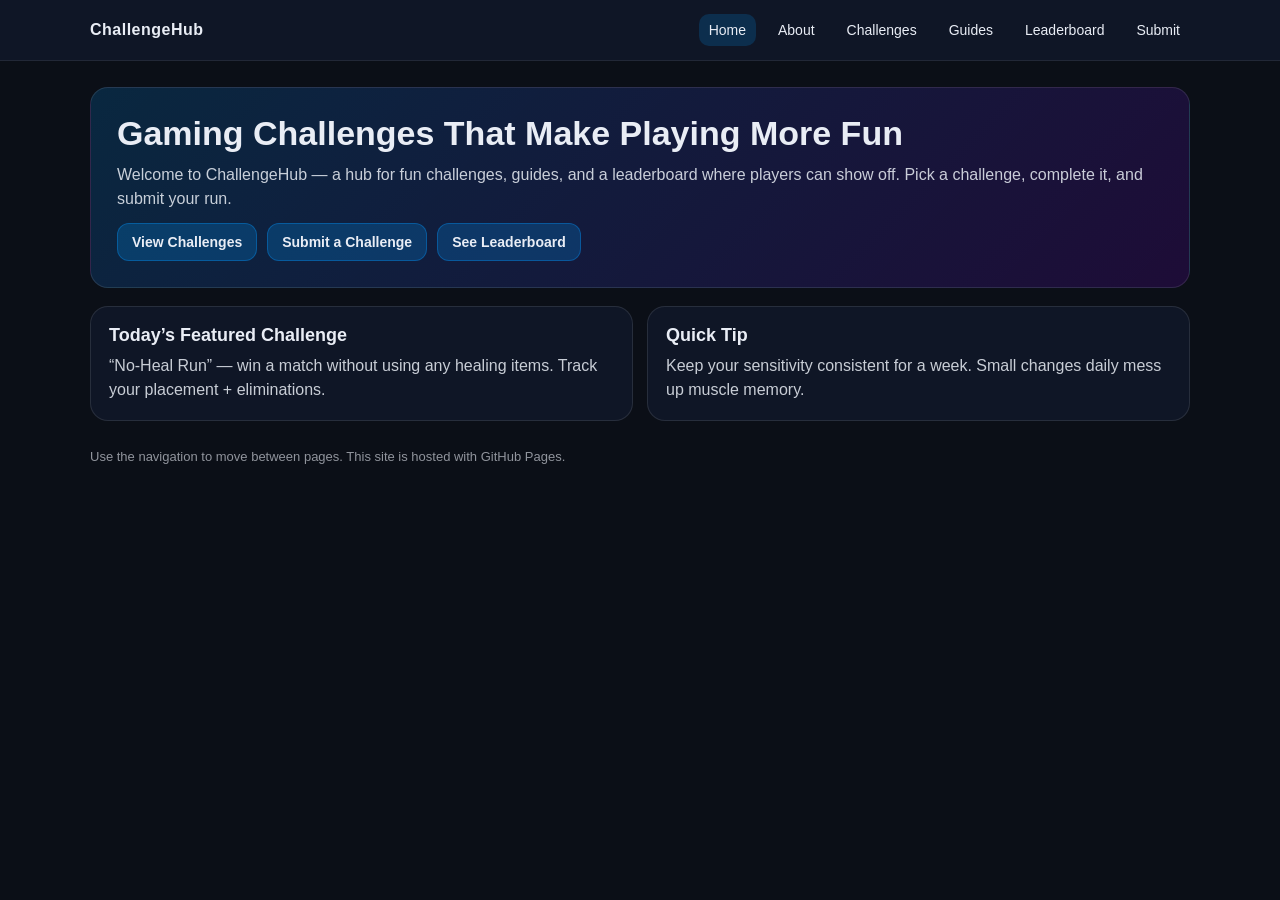
<file: index.html>
<!-- Spencer Cox -->

<!doctype html>
<html lang="en">
<head>
  <!-- Author: Spencer -->
  <meta charset="UTF-8" />
  <meta name="viewport" content="width=device-width, initial-scale=1.0" />
  <title>ChallengeHub| Home</title>
  <link rel="stylesheet" href="css/styles.css" />
</head>
<body>
  <header class="navbar">
    <div class="wrap">
      <div class="brand">ChallengeHub</div>
      <nav class="navlinks">
        <a class="active" href="index.html">Home</a>
        <a href="about.html">About</a>
        <a href="challenges.html">Challenges</a>
        <a href="guides.html">Guides</a>
        <a href="leaderboard.html">Leaderboard</a>
        <a href="submitchallenge.html">Submit</a>
      </nav>
    </div>
  </header>

  <main class="container">
    <section class="hero">
      <h1>Gaming Challenges That Make Playing More Fun</h1>
      <p>
        Welcome to ChallengeHub — a hub for fun challenges, guides, and a leaderboard where players can show off.
        Pick a challenge, complete it, and submit your run.
      </p>

      <div class="btnrow">
        <a class="btn" href="challenges.html">View Challenges</a>
        <a class="btn" href="submitchallenge.html">Submit a Challenge</a>
        <a class="btn" href="leaderboard.html">See Leaderboard</a>
      </div>
    </section>

    <section class="grid">
      <div class="card">
        <h2>Today’s Featured Challenge</h2>
        <p>“No-Heal Run” — win a match without using any healing items. Track your placement + eliminations.</p>
      </div>

      <div class="card">
        <h2>Quick Tip</h2>
        <p>Keep your sensitivity consistent for a week. Small changes daily mess up muscle memory.</p>
      </div>
    </section>

    <footer>
      <p>Use the navigation to move between pages. This site is hosted with GitHub Pages.</p>
    </footer>
  </main>
</body>
</html>
</file>
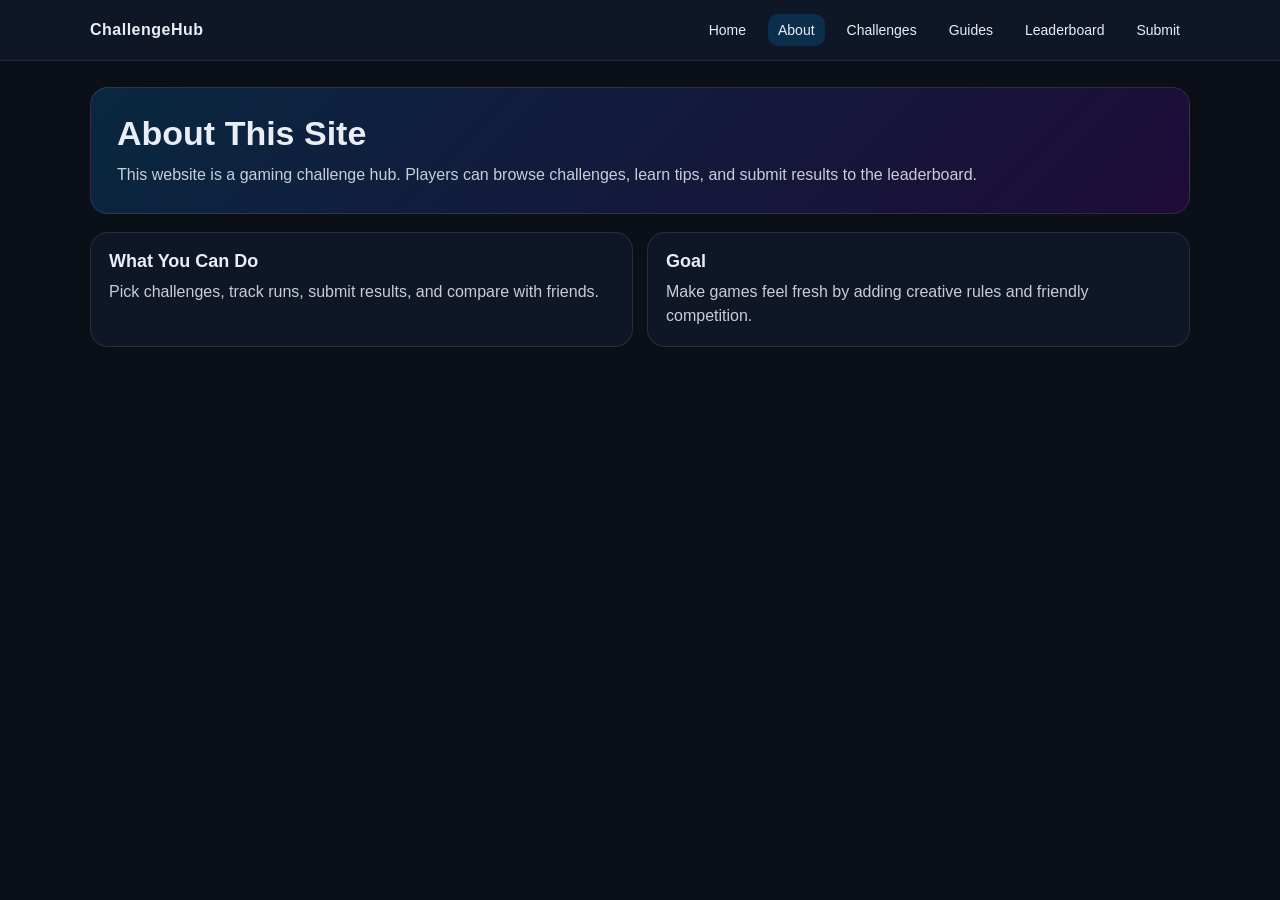
<file: about.html>
<!-- Spencer Cox -->

<!doctype html>
<html lang="en">
<head>
  <!-- Author: Spencer -->
  <meta charset="UTF-8" />
  <meta name="viewport" content="width=device-width, initial-scale=1.0" />
  <title>ChallengeHub | About</title>
  <link rel="stylesheet" href="css/styles.css" />
</head>
<body>
  <header class="navbar">
    <div class="wrap">
      <div class="brand">ChallengeHub</div>
      <nav class="navlinks">
        <a href="index.html">Home</a>
        <a class="active" href="about.html">About</a>
        <a href="challenges.html">Challenges</a>
        <a href="guides.html">Guides</a>
        <a href="leaderboard.html">Leaderboard</a>
        <a href="submitchallenge.html">Submit</a>
      </nav>
    </div>
  </header>

  <main class="container">
    <section class="hero">
      <h1>About This Site</h1>
      <p>
        This website is a gaming challenge hub. Players can browse challenges, learn tips, and submit results
        to the leaderboard.
      </p>
    </section>

    <section class="grid">
      <div class="card">
        <h2>What You Can Do</h2>
        <p>Pick challenges, track runs, submit results, and compare with friends.</p>
      </div>
      <div class="card">
        <h2>Goal</h2>
        <p>Make games feel fresh by adding creative rules and friendly competition.</p>
      </div>
    </section>
  </main>
</body>
</html>
</file>
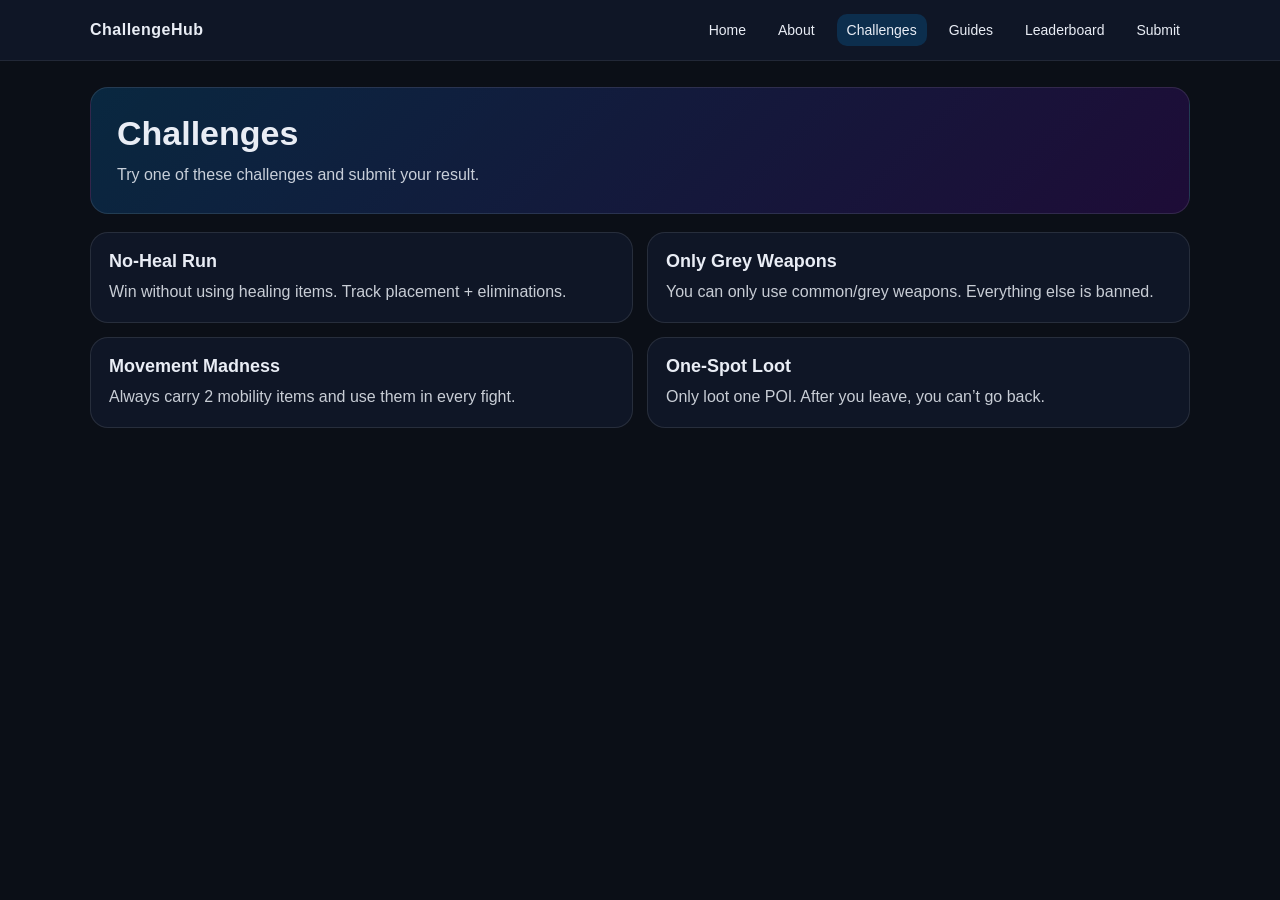
<file: challenges.html>
<!-- Spencer Cox -->

<!doctype html>
<html lang="en">
<head>
  <!-- Author: Spencer -->
  <meta charset="UTF-8" />
  <meta name="viewport" content="width=device-width, initial-scale=1.0" />
  <title>ChallengeHub | Challenges</title>
  <link rel="stylesheet" href="css/styles.css" />
</head>
<body>
  <header class="navbar">
    <div class="wrap">
      <div class="brand">ChallengeHub</div>
      <nav class="navlinks">
        <a href="index.html">Home</a>
        <a href="about.html">About</a>
        <a class="active" href="challenges.html">Challenges</a>
        <a href="guides.html">Guides</a>
        <a href="leaderboard.html">Leaderboard</a>
        <a href="submitchallenge.html">Submit</a>
      </nav>
    </div>
  </header>

  <main class="container">
    <section class="hero">
      <h1>Challenges</h1>
      <p>Try one of these challenges and submit your result.</p>
    </section>

    <section class="grid">
      <div class="card">
        <h2>No-Heal Run</h2>
        <p>Win without using healing items. Track placement + eliminations.</p>
      </div>
      <div class="card">
        <h2>Only Grey Weapons</h2>
        <p>You can only use common/grey weapons. Everything else is banned.</p>
      </div>
      <div class="card">
        <h2>Movement Madness</h2>
        <p>Always carry 2 mobility items and use them in every fight.</p>
      </div>
      <div class="card">
        <h2>One-Spot Loot</h2>
        <p>Only loot one POI. After you leave, you can’t go back.</p>
      </div>
    </section>
  </main>
</body>
</html>
</file>
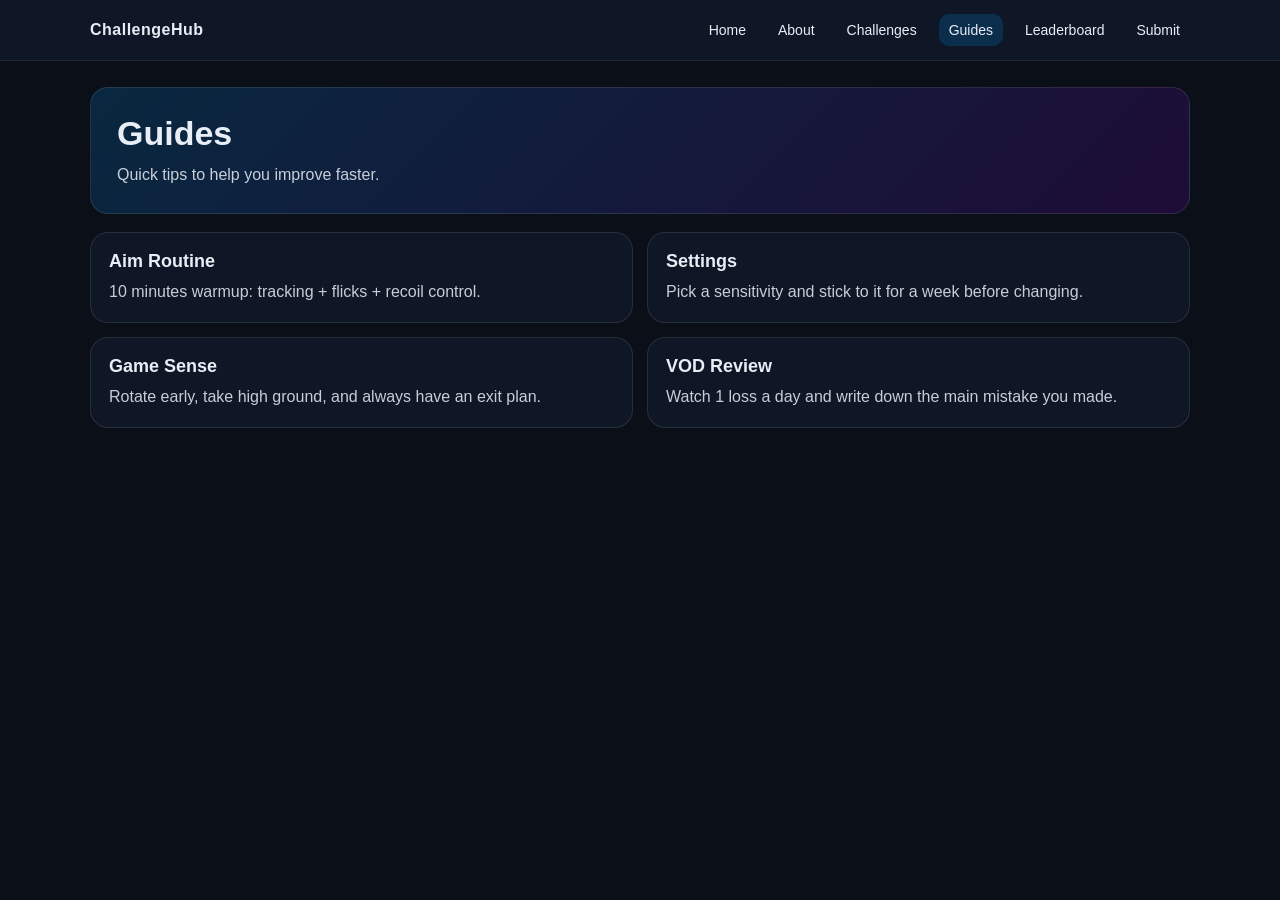
<file: guides.html>
<!-- Spencer Cox -->

<!doctype html>
<html lang="en">
<head>
  <!-- Author: Spencer -->
  <meta charset="UTF-8" />
  <meta name="viewport" content="width=device-width, initial-scale=1.0" />
  <title>ChallengeHub | Guides</title>
  <link rel="stylesheet" href="css/styles.css" />
</head>
<body>
  <header class="navbar">
    <div class="wrap">
      <div class="brand">ChallengeHub</div>
      <nav class="navlinks">
        <a href="index.html">Home</a>
        <a href="about.html">About</a>
        <a href="challenges.html">Challenges</a>
        <a class="active" href="guides.html">Guides</a>
        <a href="leaderboard.html">Leaderboard</a>
        <a href="submitchallenge.html">Submit</a>
      </nav>
    </div>
  </header>

  <main class="container">
    <section class="hero">
      <h1>Guides</h1>
      <p>Quick tips to help you improve faster.</p>
    </section>

    <section class="grid">
      <div class="card">
        <h2>Aim Routine</h2>
        <p>10 minutes warmup: tracking + flicks + recoil control.</p>
      </div>
      <div class="card">
        <h2>Settings</h2>
        <p>Pick a sensitivity and stick to it for a week before changing.</p>
      </div>
      <div class="card">
        <h2>Game Sense</h2>
        <p>Rotate early, take high ground, and always have an exit plan.</p>
      </div>
      <div class="card">
        <h2>VOD Review</h2>
        <p>Watch 1 loss a day and write down the main mistake you made.</p>
      </div>
    </section>
  </main>
</body>
</html>
</file>
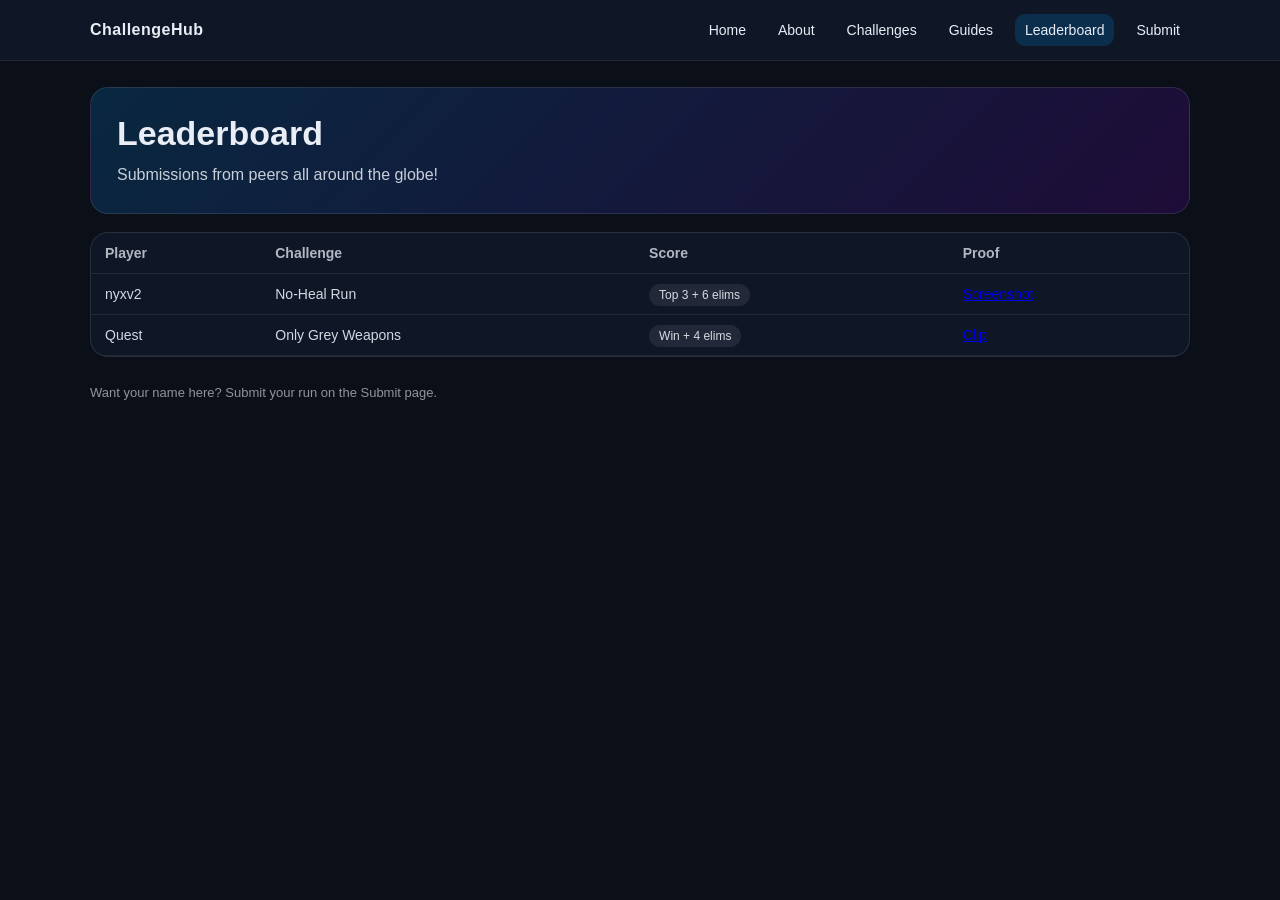
<file: leaderboard.html>
<!-- Spencer Cox -->

<!doctype html>
<html lang="en">
<head>
  <!-- Author: Spencer -->
  <meta charset="UTF-8" />
  <meta name="viewport" content="width=device-width, initial-scale=1.0" />
  <title>ChallengeHub| Leaderboard</title>
  <link rel="stylesheet" href="css/styles.css" />
</head>
<body>
  <header class="navbar">
    <div class="wrap">
      <div class="brand">ChallengeHub</div>
      <nav class="navlinks">
        <a href="index.html">Home</a>
        <a href="about.html">About</a>
        <a href="challenges.html">Challenges</a>
        <a href="guides.html">Guides</a>
        <a class="active" href="leaderboard.html">Leaderboard</a>
        <a href="submitchallenge.html">Submit</a>
      </nav>
    </div>
  </header>

  <main class="container">
    <section class="hero">
      <h1>Leaderboard</h1>
      <p>Submissions from peers all around the globe!</p>
    </section>

    <div class="tablewrap">
      <table>
        <thead>
          <tr>
            <th>Player</th>
            <th>Challenge</th>
            <th>Score</th>
            <th>Proof</th>
          </tr>
        </thead>
        <tbody>
          <tr>
            <td>nyxv2</td>
            <td>No-Heal Run</td>
            <td><span class="badge">Top 3 + 6 elims</span></td>
            <td><a href="#">Screenshot</a></td>
          </tr>
          <tr>
            <td>Quest</td>
            <td>Only Grey Weapons</td>
            <td><span class="badge">Win + 4 elims</span></td>
            <td><a href="#">Clip</a></td>
          </tr>
        </tbody>
      </table>
    </div>

    <footer>
      <p>Want your name here? Submit your run on the Submit page.</p>
    </footer>
  </main>
</body>
</html>
</file>
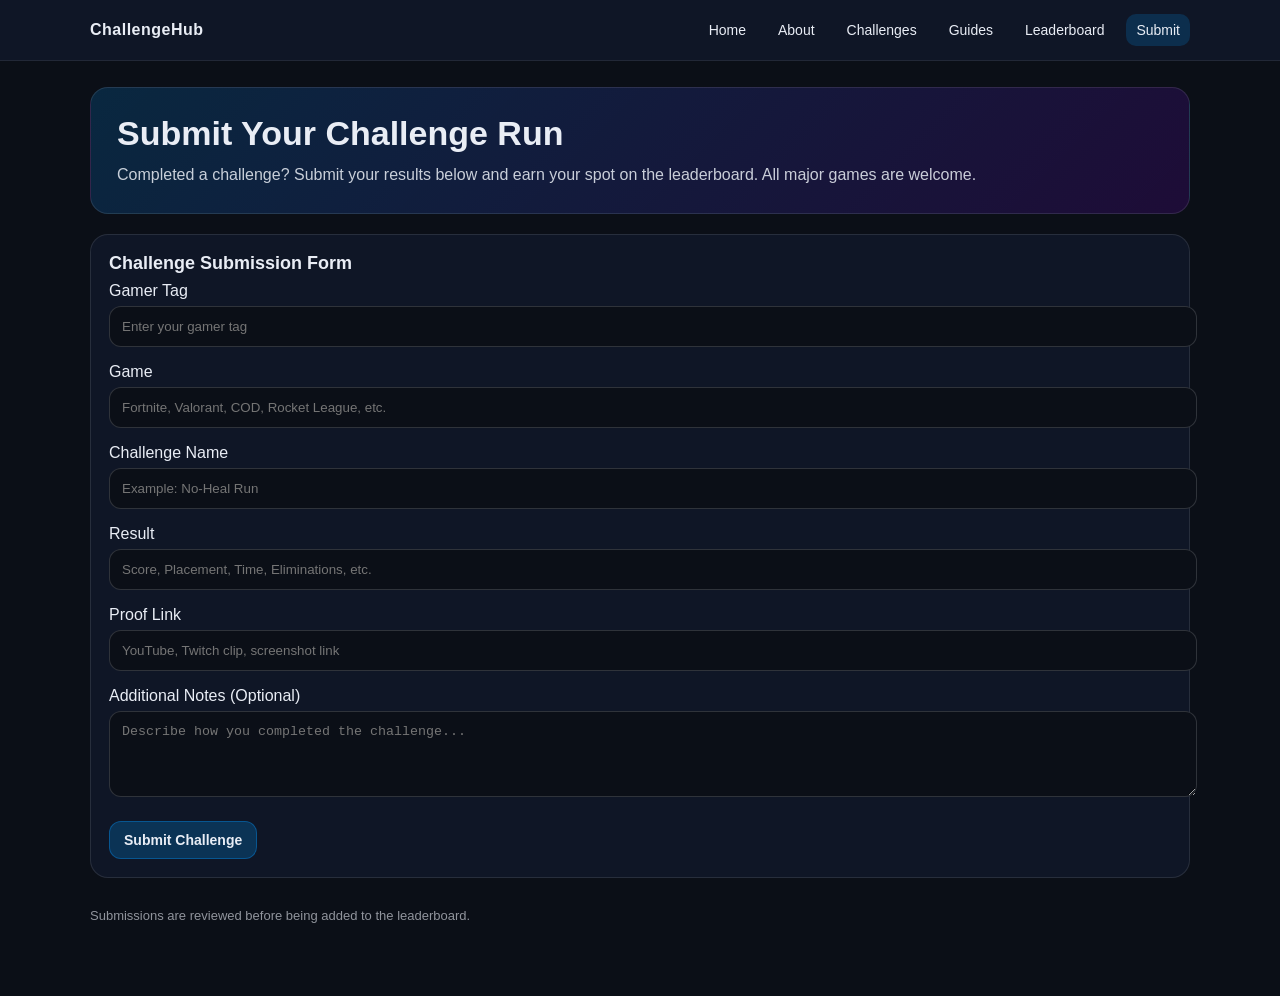
<file: submitchallenge.html>
<!-- Spencer Cox -->

<!doctype html>
<html lang="en">
<head>
  <!-- Author: Spencer -->
  <meta charset="UTF-8" />
  <meta name="viewport" content="width=device-width, initial-scale=1.0" />
  <title>ChallengeHub | Submit a Challenge</title>
  <link rel="stylesheet" href="css/styles.css" />
</head>

<body>
  <header class="navbar">
    <div class="wrap">
      <div class="brand">ChallengeHub</div>
      <nav class="navlinks">
        <a href="index.html">Home</a>
        <a href="about.html">About</a>
        <a href="challenges.html">Challenges</a>
        <a href="guides.html">Guides</a>
        <a href="leaderboard.html">Leaderboard</a>
        <a class="active" href="submitchallenge.html">Submit</a>
      </nav>
    </div>
  </header>

  <main class="container">

    <section class="hero">
      <h1>Submit Your Challenge Run</h1>
      <p>
        Completed a challenge? Submit your results below and earn your spot on the leaderboard.
        All major games are welcome.
      </p>
    </section>

    <section class="card" style="margin-top: 20px;">
      <h2>Challenge Submission Form</h2>

      <form>

        <label>Gamer Tag</label><br>
        <input type="text" placeholder="Enter your gamer tag" required
          style="width:100%; padding:12px; margin-top:6px; margin-bottom:16px;
          border-radius:12px; border:1px solid rgba(255,255,255,0.15);
          background:#0b0f17; color:#e9edf5;">

        <label>Game</label><br>
        <input type="text" placeholder="Fortnite, Valorant, COD, Rocket League, etc." required
          style="width:100%; padding:12px; margin-top:6px; margin-bottom:16px;
          border-radius:12px; border:1px solid rgba(255,255,255,0.15);
          background:#0b0f17; color:#e9edf5;">

        <label>Challenge Name</label><br>
        <input type="text" placeholder="Example: No-Heal Run" required
          style="width:100%; padding:12px; margin-top:6px; margin-bottom:16px;
          border-radius:12px; border:1px solid rgba(255,255,255,0.15);
          background:#0b0f17; color:#e9edf5;">

        <label>Result</label><br>
        <input type="text" placeholder="Score, Placement, Time, Eliminations, etc." required
          style="width:100%; padding:12px; margin-top:6px; margin-bottom:16px;
          border-radius:12px; border:1px solid rgba(255,255,255,0.15);
          background:#0b0f17; color:#e9edf5;">

        <label>Proof Link</label><br>
        <input type="url" placeholder="YouTube, Twitch clip, screenshot link"
          style="width:100%; padding:12px; margin-top:6px; margin-bottom:16px;
          border-radius:12px; border:1px solid rgba(255,255,255,0.15);
          background:#0b0f17; color:#e9edf5;">

        <label>Additional Notes (Optional)</label><br>
        <textarea rows="4" placeholder="Describe how you completed the challenge..."
          style="width:100%; padding:12px; margin-top:6px; margin-bottom:20px;
          border-radius:12px; border:1px solid rgba(255,255,255,0.15);
          background:#0b0f17; color:#e9edf5;"></textarea>

        <button class="btn" type="submit">Submit Challenge</button>

      </form>
    </section>

    <footer>
      <p style="margin-top:30px;">
        Submissions are reviewed before being added to the leaderboard.
      </p>
    </footer>

  </main>

</body>
</html>
</file>
<file: css/styles.css>
<link rel="stylesheet" href="css/styles.css">

/* Base */
* { box-sizing: border-box; }
body {
  margin: 0;
  font-family: Arial, Helvetica, sans-serif;
  background: #0b0f17;
  color: #e9edf5;
}

/* Top nav */
.navbar {
  position: sticky;
  top: 0;
  z-index: 10;
  background: #0f1626;
  border-bottom: 1px solid rgba(255,255,255,0.08);
}
.navbar .wrap {
  max-width: 1100px;
  margin: 0 auto;
  padding: 14px 16px;
  display: flex;
  align-items: center;
  justify-content: space-between;
}
.brand {
  font-weight: 800;
  letter-spacing: 0.5px;
}
.navlinks {
  display: flex;
  gap: 12px;
  flex-wrap: wrap;
}
.navlinks a {
  color: #e9edf5;
  text-decoration: none;
  padding: 8px 10px;
  border-radius: 10px;
  font-size: 14px;
}
.navlinks a:hover { background: rgba(255,255,255,0.08); }
.navlinks a.active { background: rgba(0, 153, 255, 0.18); }

/* Layout */
.container {
  max-width: 1100px;
  margin: 0 auto;
  padding: 26px 16px 60px;
}
.hero {
  padding: 26px;
  border-radius: 18px;
  background: linear-gradient(135deg, rgba(0,153,255,0.18), rgba(145,0,255,0.14));
  border: 1px solid rgba(255,255,255,0.10);
}
.hero h1 {
  margin: 0 0 10px;
  font-size: 34px;
}
.hero p { margin: 0; color: rgba(233,237,245,0.85); line-height: 1.5; }

.grid {
  margin-top: 18px;
  display: grid;
  gap: 14px;
  grid-template-columns: repeat(12, 1fr);
}
.card {
  grid-column: span 6;
  background: #0f1626;
  border: 1px solid rgba(255,255,255,0.10);
  border-radius: 18px;
  padding: 18px;
}
.card h2 { margin: 0 0 8px; font-size: 18px; }
.card p { margin: 0; color: rgba(233,237,245,0.85); line-height: 1.5; }

@media (max-width: 800px) {
  .card { grid-column: span 12; }
}

/* Buttons */
.btnrow { display: flex; gap: 10px; flex-wrap: wrap; margin-top: 12px; }
.btn {
  display: inline-block;
  padding: 10px 14px;
  border-radius: 12px;
  background: rgba(0,153,255,0.22);
  border: 1px solid rgba(0,153,255,0.35);
  color: #e9edf5;
  text-decoration: none;
  font-weight: 700;
  font-size: 14px;
}
.btn:hover { filter: brightness(1.1); }

/* Tables */
.tablewrap {
  margin-top: 18px;
  background: #0f1626;
  border: 1px solid rgba(255,255,255,0.10);
  border-radius: 18px;
  overflow: hidden;
}
table {
  width: 100%;
  border-collapse: collapse;
}
th, td {
  padding: 12px 14px;
  text-align: left;
  border-bottom: 1px solid rgba(255,255,255,0.08);
  font-size: 14px;
}
th { color: rgba(233,237,245,0.75); font-weight: 800; }
td { color: rgba(233,237,245,0.90); }
.badge {
  padding: 4px 10px;
  border-radius: 999px;
  font-size: 12px;
  background: rgba(255,255,255,0.08);
}

/* Footer */
footer {
  margin-top: 28px;
  color: rgba(233,237,245,0.6);
  font-size: 13px;
}
</file>
